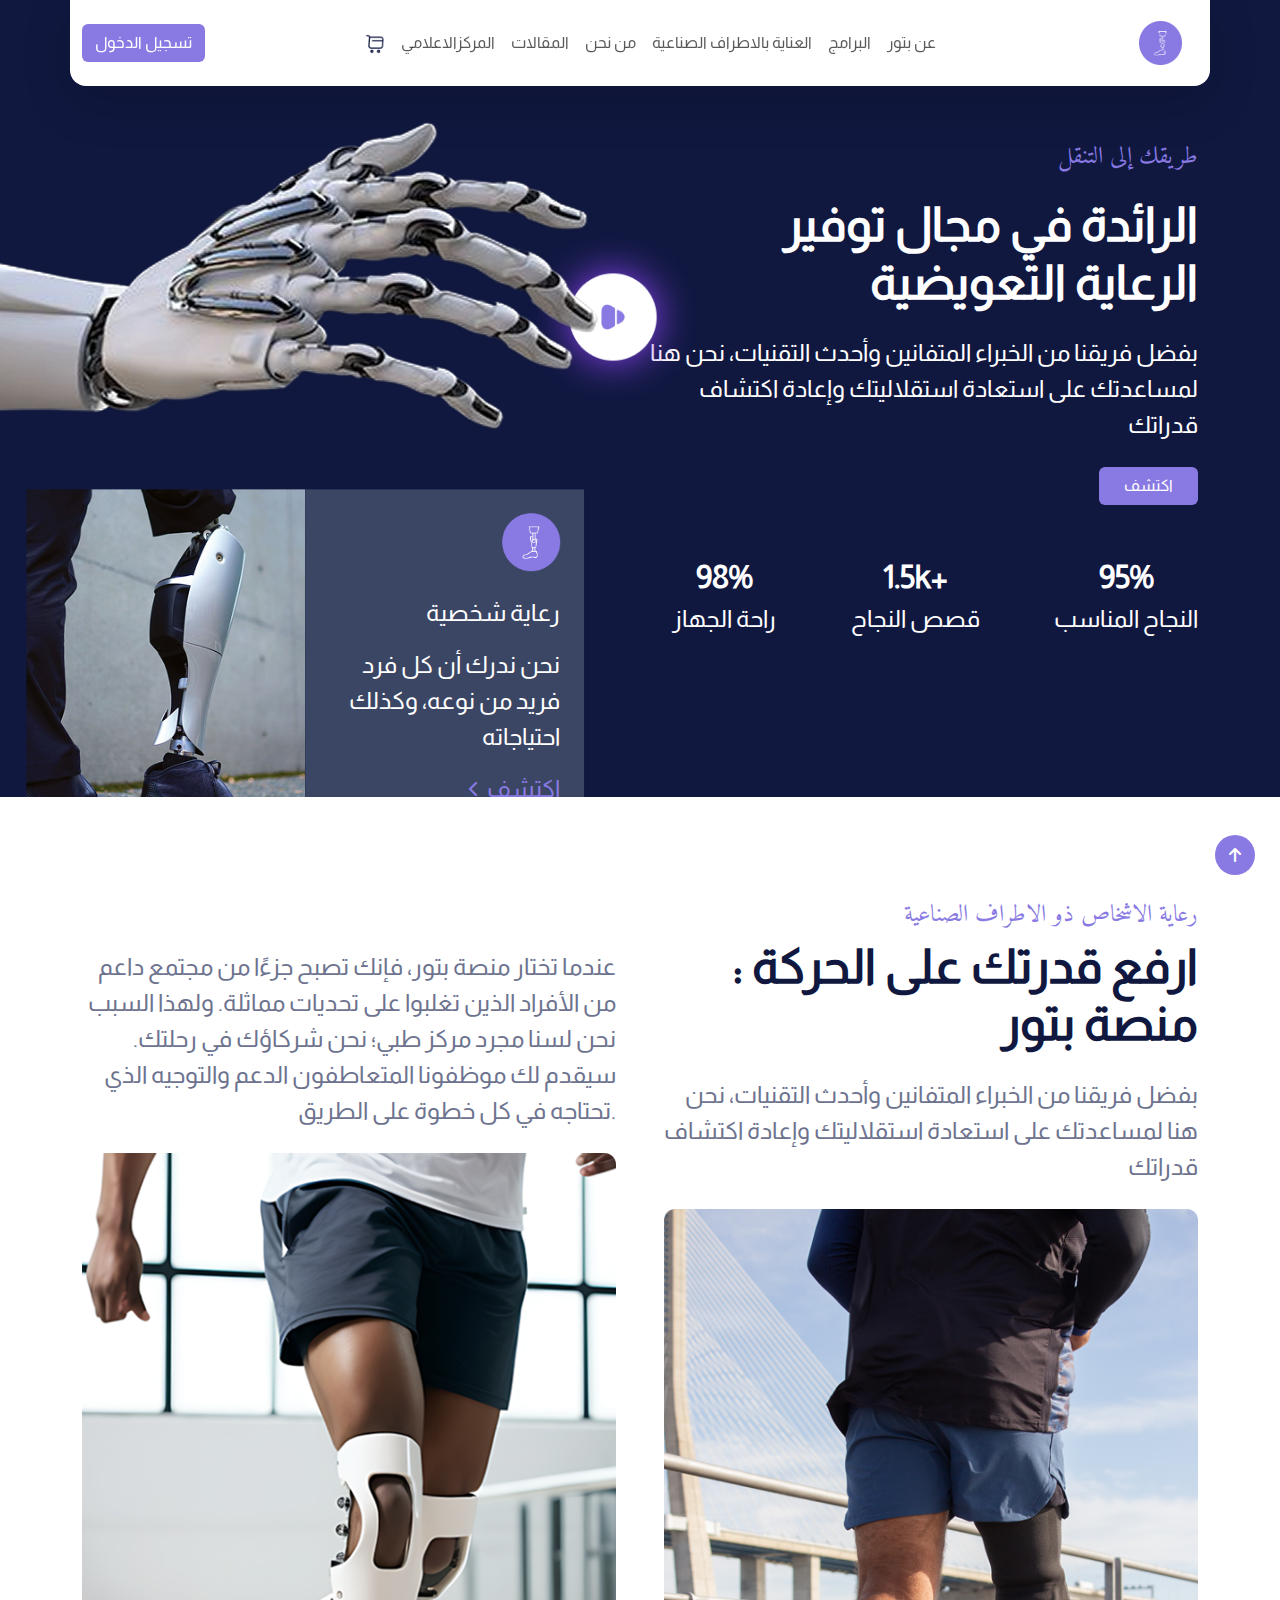
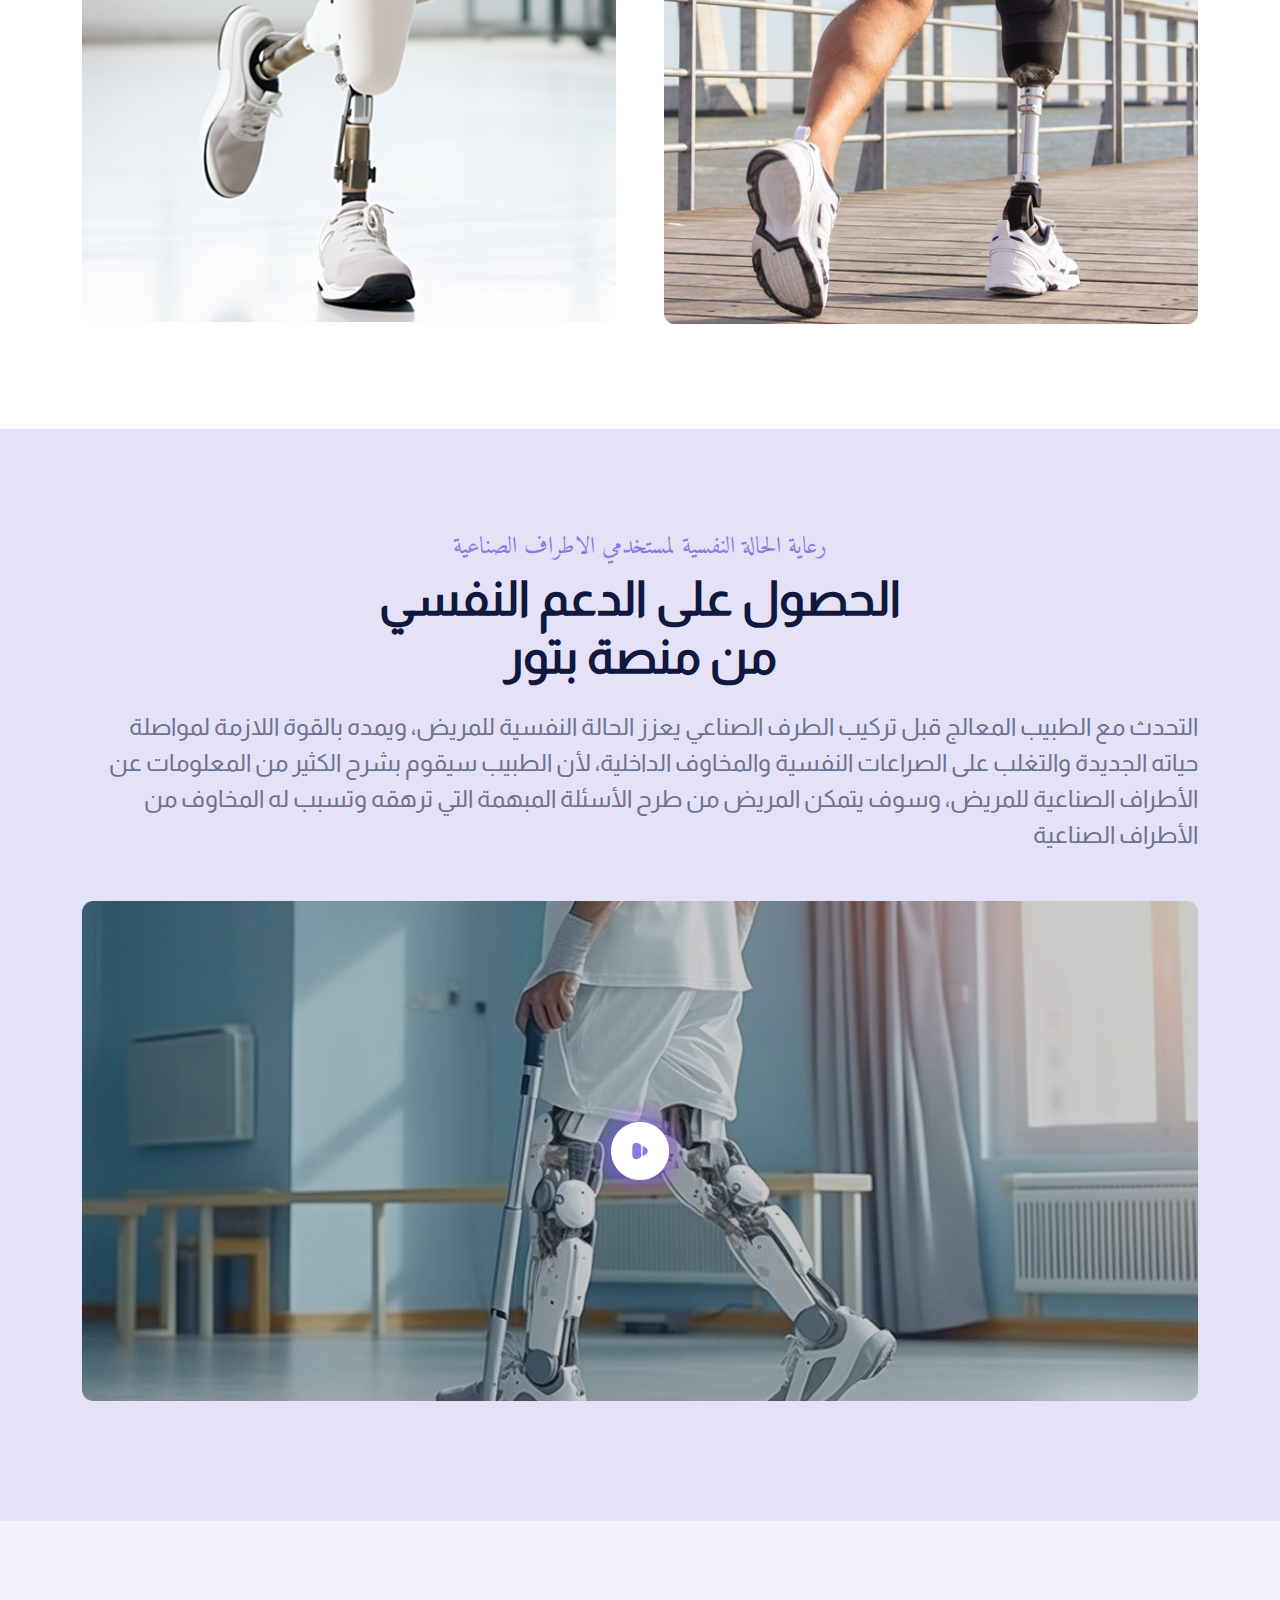
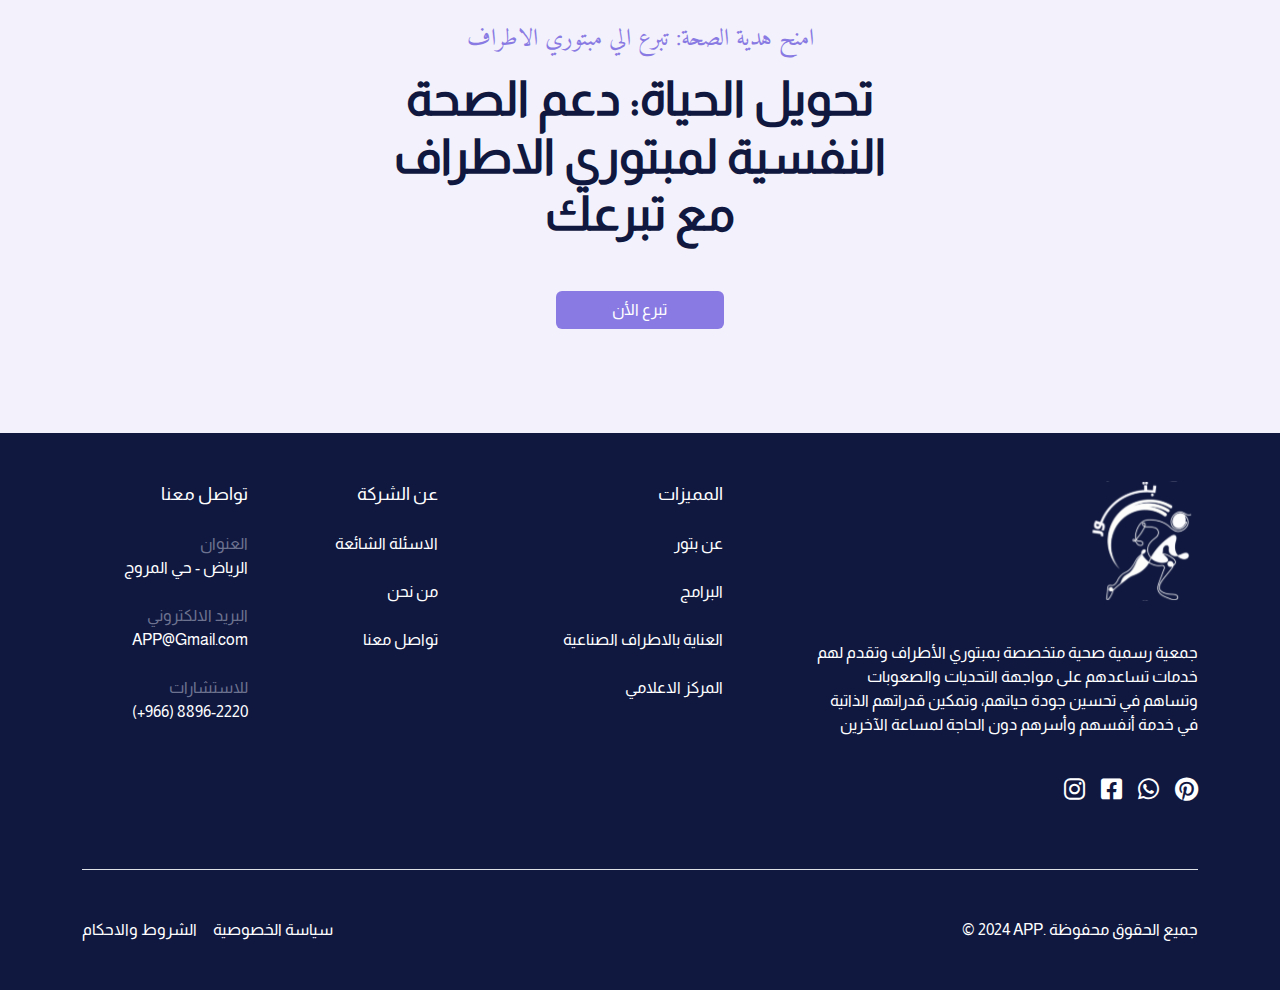
<file: index.html>
<!DOCTYPE html>
<html lang="ar">
  <head>
    <meta charset="UTF-8" />
    <meta name="viewport" content="width=device-width, initial-scale=1.0" />
    <title>بتور | العناية بالأطراف الاصطناعية</title>
    <link rel="icon" href="images/icon.png" />
    <link rel="stylesheet" href="css/all.min.css" />
    <link rel="stylesheet" href="css/bootstrap.min.css" />
    <link rel="stylesheet" href="css/style.css" />
  </head>

  <body data-bs-spy="scroll" data-bs-target="#navbar-example">
    <!-- Navigation Bar -->
    <nav
      class="navbar py-3 shadow-lg navbar-expand-lg rounded-bottom-4 container fixed-top mx-auto bg-white text-mainColor"
    >
      <div
        class="container d-flex justify-content-between align-items-center"
        id="navbar-example"
      >
        <!-- bars icon -->
        <button
          class="navbar-toggler border-0 d-lg-none"
          text-mainColor
          type="button"
          data-bs-toggle="collapse"
          data-bs-target="#navbarSupportedContent"
          aria-controls="navbarSupportedContent"
          aria-expanded="false"
          aria-label="Toggle navigation"
        >
          <i class="fa-solid fa-bars fs-4 text-mainColor"></i>
        </button>

        <!-- logo -->
        <a class="navbar-brand text-end order-lg-3" href="page2.html"
          ><img src="images/icon.png" alt="logo" class="w-50"
        /></a>

        <div
          class="collapse navbar-collapse d-lg-flex justify-content-between align-items-center"
          id="navbarSupportedContent"
        >
          <!-- links -->
          <ul
            class="navbar-nav mx-auto flex-lg-row-reverse align-items-start align-items-lg-center flex-column order-lg-2"
          >
            <li class="nav-item">
              <a class="nav-link" aria-current="page" href="page2.html"
                >عن بتور</a
              >
            </li>
            <li class="nav-item">
              <a class="nav-link" aria-current="page" href="page2.html">
                البرامج</a
              >
            </li>
            <li class="nav-item">
              <a class="nav-link" aria-current="page" href="page2.html"
                >العناية بالاطراف الصناعية</a
              >
            </li>
            <li class="nav-item">
              <a class="nav-link" aria-current="page" href="page2.html"
                >من نحن</a
              >
            </li>
            <li class="nav-item">
              <a class="nav-link" aria-current="page" href="page2.html"
                >المقالات</a
              >
            </li>
            <li class="nav-item">
              <a class="nav-link" aria-current="page" href="page2.html"
                >المركزالاعلامي</a
              >
            </li>
            <li class="nav-item">
              <a class="nav-link" aria-current="page" href="page2.html"
                ><img
                  src="images/shopping-cart.png"
                  alt="cart"
                  class="cart-icon"
              /></a>
            </li>
          </ul>
          <!-- login button -->
          <button
            type="button"
            id="login-btn"
            class="btn button-color order-lg-1"
          >
            تسجيل الدخول
          </button>
        </div>
      </div>
    </nav>

    <!-- Hero -->
    <header
      id="home"
      class="d-flex justify-content-center align-items-center bg-mainColor overflow-hidden"
    >
      <div
        class="container d-flex flex-column flex-lg-row justify-content-center justify-content-lg-between align-items-center position-relative text-center text-lg-end pt-3"
      >
        <!-- play icon - hidden on mobile/tablet -->
        <img
          src="images/play.png"
          alt="header"
          class="play-hero d-none d-lg-block"
        />

        <!-- Large image section - hidden on mobile/tablet -->
        <div class="col-12 col-lg-6 pt-0 pt-lg-5 order-lg-1 order-2">
          <img
            src="images/hero-2.png"
            alt="header"
            class="hero-image d-none d-lg-block"
          />
          <div
            class="d-flex overflow-hidden hero-image-2 justify-content-center justify-content-lg-start"
          >
            <figure class="w-50 overflow-hidden m-0 d-none d-lg-block">
              <img
                src="/images//hero-1.png"
                alt="hero image"
                class="object-fit-cover w-100 d-none d-lg-block"
              />
            </figure>
            <div
              class="bg-hero-section-color flex-grow-1 p-4 mx-auto d-flex flex-column align-items-center align-items-lg-end text-center text-lg-end w-50"
            >
              <img src="images/icon.png" alt="logo" class="w-25 mb-4" />
              <p class="text-white fs-24">رعاية شخصية</p>
              <p class="text-white fs-24">
                نحن ندرك أن كل فرد فريد من نوعه، وكذلك احتياجاته
              </p>

              <div
                id="discover-btn"
                class="d-flex align-items-center justify-content-center justify-content-lg-end gap-2 pointer"
              >
                <i class="fa-solid fa-chevron-left text-main-heading-color"></i>
                <p class="text-main-heading-color fs-24 my-0">اكتشف</p>
              </div>
            </div>
          </div>
        </div>

        <!-- Main content - visible on all screens -->
        <div
          class="col-12 col-lg-6 pt-5 pt-lg-0 mt-lg-0 mt-5 order-lg-2 order-1"
        >
          <h2>طريقك إلى التنقل</h2>
          <h3 class="my-4 text-white">
            الرائدة في مجال توفير
            <span class="d-block">الرعاية التعويضية</span>
          </h3>
          <p class="text-white mb-4 fs-24">
            بفضل فريقنا من الخبراء المتفانين وأحدث التقنيات، نحن هنا لمساعدتك
            على استعادة استقلاليتك وإعادة اكتشاف قدراتك
          </p>
          <button type="button" class="btn button-color px-4">اكتشف</button>
          <ul
            class="d-flex justify-content-center justify-content-lg-between align-items-center mt-5 gap-md-4 gap-3 gap-lg-0"
          >
            <li>
              <p class="mb-0 text-white fs-2 fw-bold text-center">98%</p>
              <p class="text-white fs-24 text-center">راحة الجهاز</p>
            </li>
            <li>
              <p class="mb-0 text-white fs-2 fw-bold text-center">1.5k+</p>
              <p class="text-white fs-24 text-center">قصص النجاح</p>
            </li>
            <li>
              <p class="mb-0 text-white fs-2 fw-bold text-center">95%</p>
              <p class="text-white fs-24 text-center">النجاح المناسب</p>
            </li>
          </ul>
        </div>
      </div>
    </header>

    <!-- section 1 -->
    <section id="section1" class="section-padding">
      <div class="container py-4">
        <h2>رعاية الاشخاص ذو الاطراف الصناعية</h2>
        <div
          class="d-lg-flex flex-row-reverse justify-content-between align-items-center gap-5"
        >
          <div class="w-100 mb-3 mb-lg-0">
            <h3 class="mb-4">
              : ارفع قدرتك على الحركة<span class="d-block">منصة بتور</span>
            </h3>
            <p class="ms-auto text-font-color fs-24 mb-4">
              بفضل فريقنا من الخبراء المتفانين وأحدث التقنيات، نحن هنا لمساعدتك
              على استعادة استقلاليتك وإعادة اكتشاف قدراتك
            </p>
            <img src="images/section-1-1.png" alt="section2" class="w-100" />
          </div>
          <div class="w-100 d-flex flex-column flex-column-reverse">
            <img src="images/section-1-2.png" alt="section1" class="w-100" />
            <p class="ms-auto text-font-color fs-24 mb-4 mt-2">
              عندما تختار منصة بتور، فإنك تصبح جزءًا من مجتمع داعم من الأفراد
              الذين تغلبوا على تحديات مماثلة. ولهذا السبب نحن لسنا مجرد مركز
              طبي؛ نحن شركاؤك في رحلتك. سيقدم لك موظفونا المتعاطفون الدعم
              والتوجيه الذي تحتاجه في كل خطوة على الطريق.
            </p>
          </div>
        </div>
      </div>
    </section>

    <!-- section 2 -->
    <section id="section2" class="section-padding bg-secondaryColor">
      <div class="container py-4">
        <h2 class="text-center">
          رعاية الحالة النفسية لمستخدمي الاطراف الصناعية
        </h2>
        <h3 class="text-center mb-4">
          الحصول على الدعم النفسي <span class="d-block"> من منصة بتور</span>
        </h3>
        <p class="fs-24 mb-5">
          التحدث مع الطبيب المعالج قبل تركيب الطرف الصناعي يعزز الحالة النفسية
          للمريض، ويمده بالقوة اللازمة لمواصلة حياته الجديدة والتغلب على
          الصراعات النفسية والمخاوف الداخلية، لأن الطبيب سيقوم بشرح الكثير من
          المعلومات عن الأطراف الصناعية للمريض، وسوف يتمكن المريض من طرح
          الأسئلة المبهمة التي ترهقه وتسبب له المخاوف من الأطراف الصناعية
        </p>
        <figure class="position-relative">
          <img src="images/section-2-1.png" alt="section2" class="w-100" />
          <img
            src="images/play.png"
            alt="section2"
            class="play position-absolute top-50 start-50 translate-middle"
          />
        </figure>
      </div>
    </section>

    <!-- section 3 -->
    <section id="section3" class="section-padding bg-tertiaryColor">
      <div class="container text-center py-4">
        <h2>امنح هدية الصحة: ​​تبرع الي مبتوري الاطراف</h2>
        <h3 class="w-50 mx-auto mt-3 mb-5">
          تحويل الحياة: دعم الصحة النفسية لمبتوري الاطراف مع تبرعك
        </h3>
        <button type="button" class="btn button-color w-15">تبرع الأن</button>
      </div>
    </section>

    <!-- Footer -->
    <footer id="footer" class="bg-mainColor text-white">
      <div class="container">
        <div class="row justify-content-between py-5">
          <div
            class="col-12 col-md-5 col-lg-2 mb-2 mb-lg-0 order-4 order-lg-1 order-md-1"
          >
            <ul>
              <li class="mb-4 fs-18">تواصل معنا</li>
              <li class="mb-4">
                <p class="mb-0 fs-12">العنوان</p>
                <p class="text-white">الرياض - حي المروج</p>
              </li>
              <li class="mb-4">
                <p class="mb-0 fs-12">البريد الالكتروني</p>
                <a href="mailto:APP@Gmail.com" class="text-white"
                  >APP@Gmail.com</a
                >
              </li>
              <li>
                <p class="mb-0 fs-12">للاستشارات</p>
                <p class="text-white">(+966) 8896-2220</p>
              </li>
            </ul>
          </div>
          <div
            class="col-12 col-md-5 col-lg-2 mb-2 mb-lg-0 order-3 order-lg-2 order-md-2"
          >
            <ul>
              <li class="mb-4 fs-18">عن الشركة</li>
              <li class="mb-4">
                <a href="page2.html" class="nav-link">الاسئلة الشائعة</a>
              </li>
              <li class="mb-4">
                <a href="page2.html" class="nav-link">من نحن</a>
              </li>
              <li>
                <a href="page2.html" class="nav-link">تواصل معنا</a>
              </li>
            </ul>
          </div>
          <div
            class="col-12 col-md-5 col-lg-3 mb-2 mb-lg-0 order-2 order-lg-3 order-md-3"
          >
            <ul>
              <li class="mb-4 fs-18">المميزات</li>
              <li class="mb-4">
                <a href="page2.html" class="nav-link">عن بتور</a>
              </li>
              <li class="mb-4">
                <a href="page2.html" class="nav-link">البرامج</a>
              </li>
              <li class="mb-4">
                <a href="page2.html" class="nav-link"
                  >العناية بالاطراف الصناعية</a
                >
              </li>
              <li class="pointer">
                <a href="page2.html" class="nav-link">المركز الاعلامي</a>
              </li>
            </ul>
          </div>
          <div class="col-12 col-md-5 col-lg-5 order-1 order-lg-4 order-md-1">
            <img
              src="images/image 17.svg"
              alt="footer"
              class="img-fluid mb-3"
            />
            <p class="text-white py-4 w-85 ms-auto">
              جمعية رسمية صحية متخصصة بمبتوري الأطراف وتقدم لهم خدمات تساعدهم
              على مواجهة التحديات والصعوبات وتساهم في تحسين جودة حياتهم، وتمكين
              قدراتهم الذاتية في خدمة أنفسهم وأسرهم دون الحاجة لمساعة الآخرين
            </p>
            <ul
              class="d-flex gap-3 justify-content-start justify-content-md-end align-items-center"
            >
              <li>
                <a href="https://www.instagram.com/" target="_blank">
                  <i class="fa-brands fa-instagram fs-4"></i>
                </a>
              </li>
              <li>
                <a href="https://www.facebook.com/" target="_blank">
                  <i class="fa-brands fa-square-facebook fs-4"></i>
                </a>
              </li>
              <li>
                <a href="https://wa.me/" target="_blank">
                  <i class="fa-brands fa-whatsapp fs-4"></i>
                </a>
              </li>
              <li>
                <a href="https://www.pinterest.com/" target="_blank">
                  <i class="fa-brands fa-pinterest fs-4"></i>
                </a>
              </li>
            </ul>
          </div>
        </div>
        <!-- terms and conditions -->
        <div
          class="d-flex flex-column flex-md-row justify-content-between align-items-center border-top py-5"
        >
          <div class="d-flex gap-3 mb-3 mb-md-0">
            <a href="page2.html" class="nav-link">الشروط والاحكام</a>
            <a href="page2.html" class="nav-link">سياسة الخصوصية</a>
          </div>
          <p class="text-white mb-0">© 2024 APP. جميع الحقوق محفوظة</p>
        </div>
      </div>
    </footer>

    <!-- Fixed Icon -->
    <a
      href="#home"
      class="arrow text-decoration-none bg-button-color position-fixed rounded-circle d-flex justify-content-center align-items-center"
      ><i class="fa-solid fa-arrow-up"></i>
    </a>

    <script src="js/bootstrap.bundle.min.js"></script>
  </body>
</html>
</file>
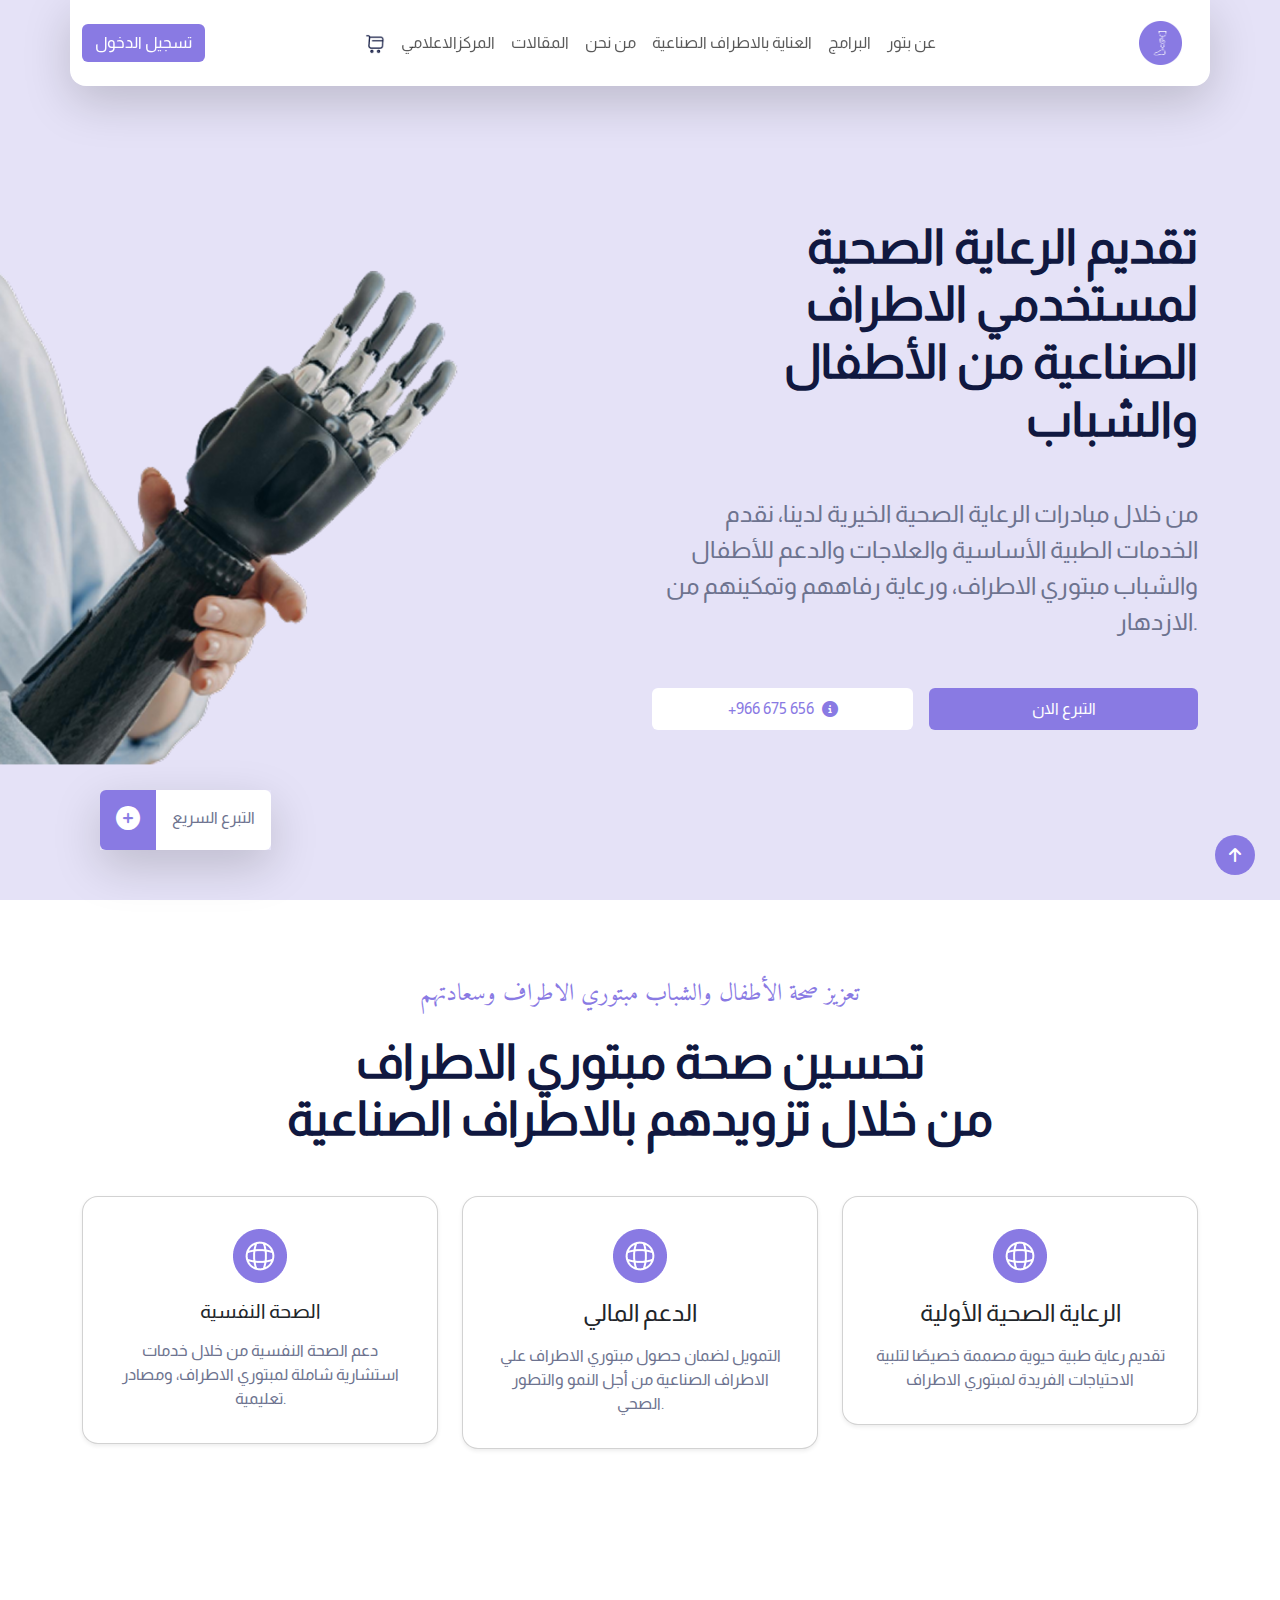
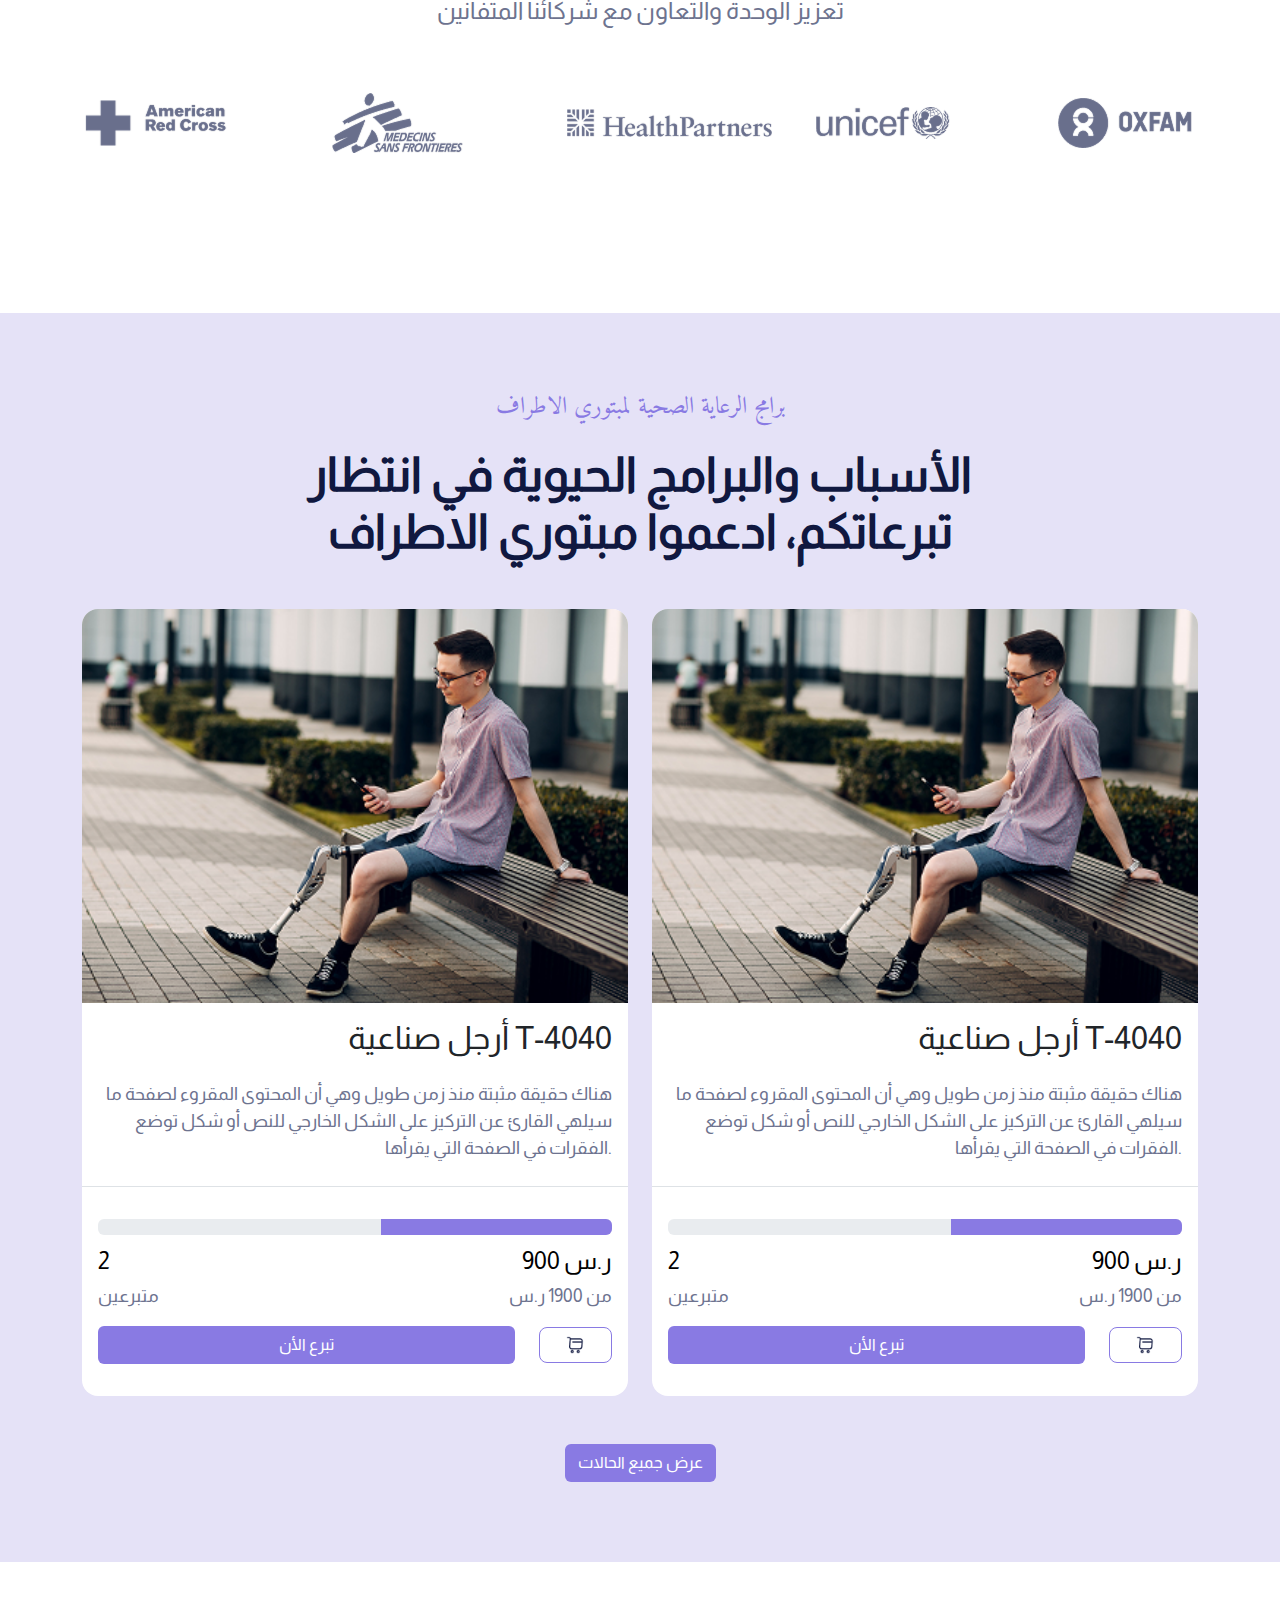
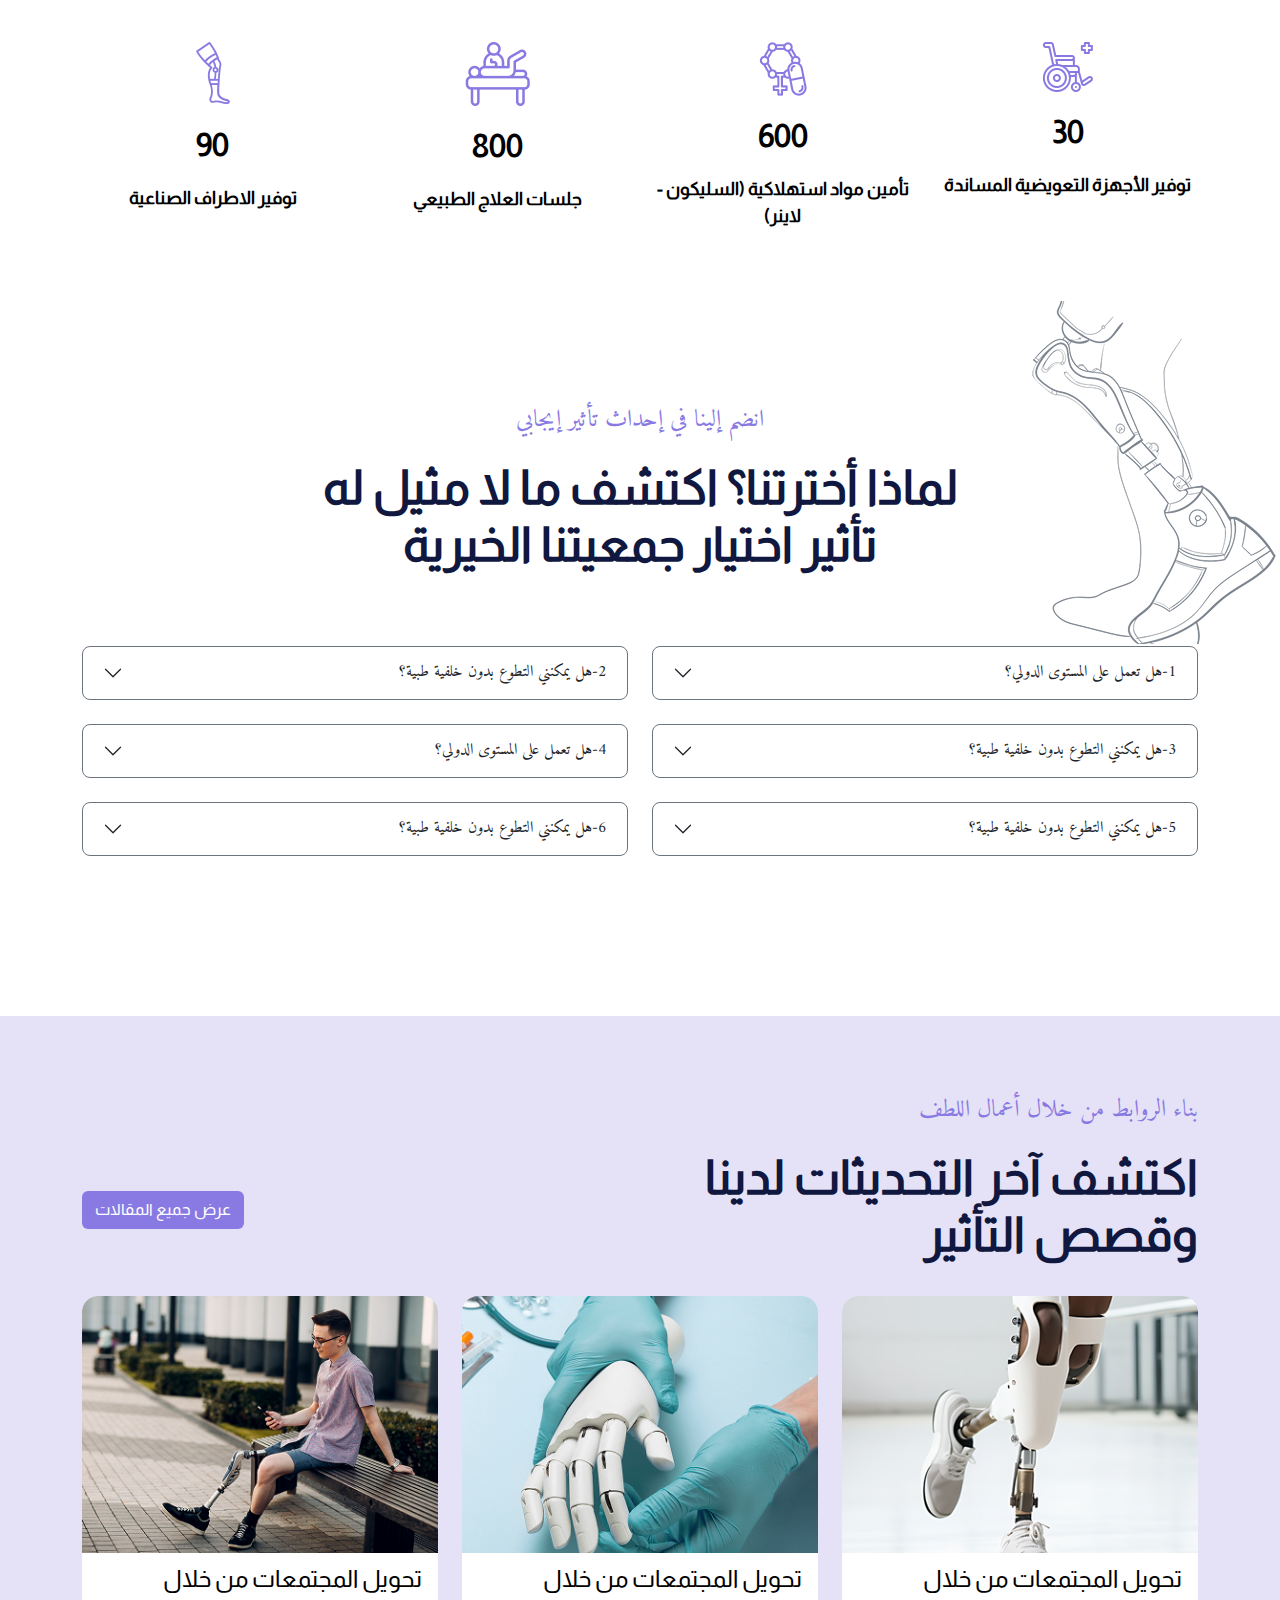
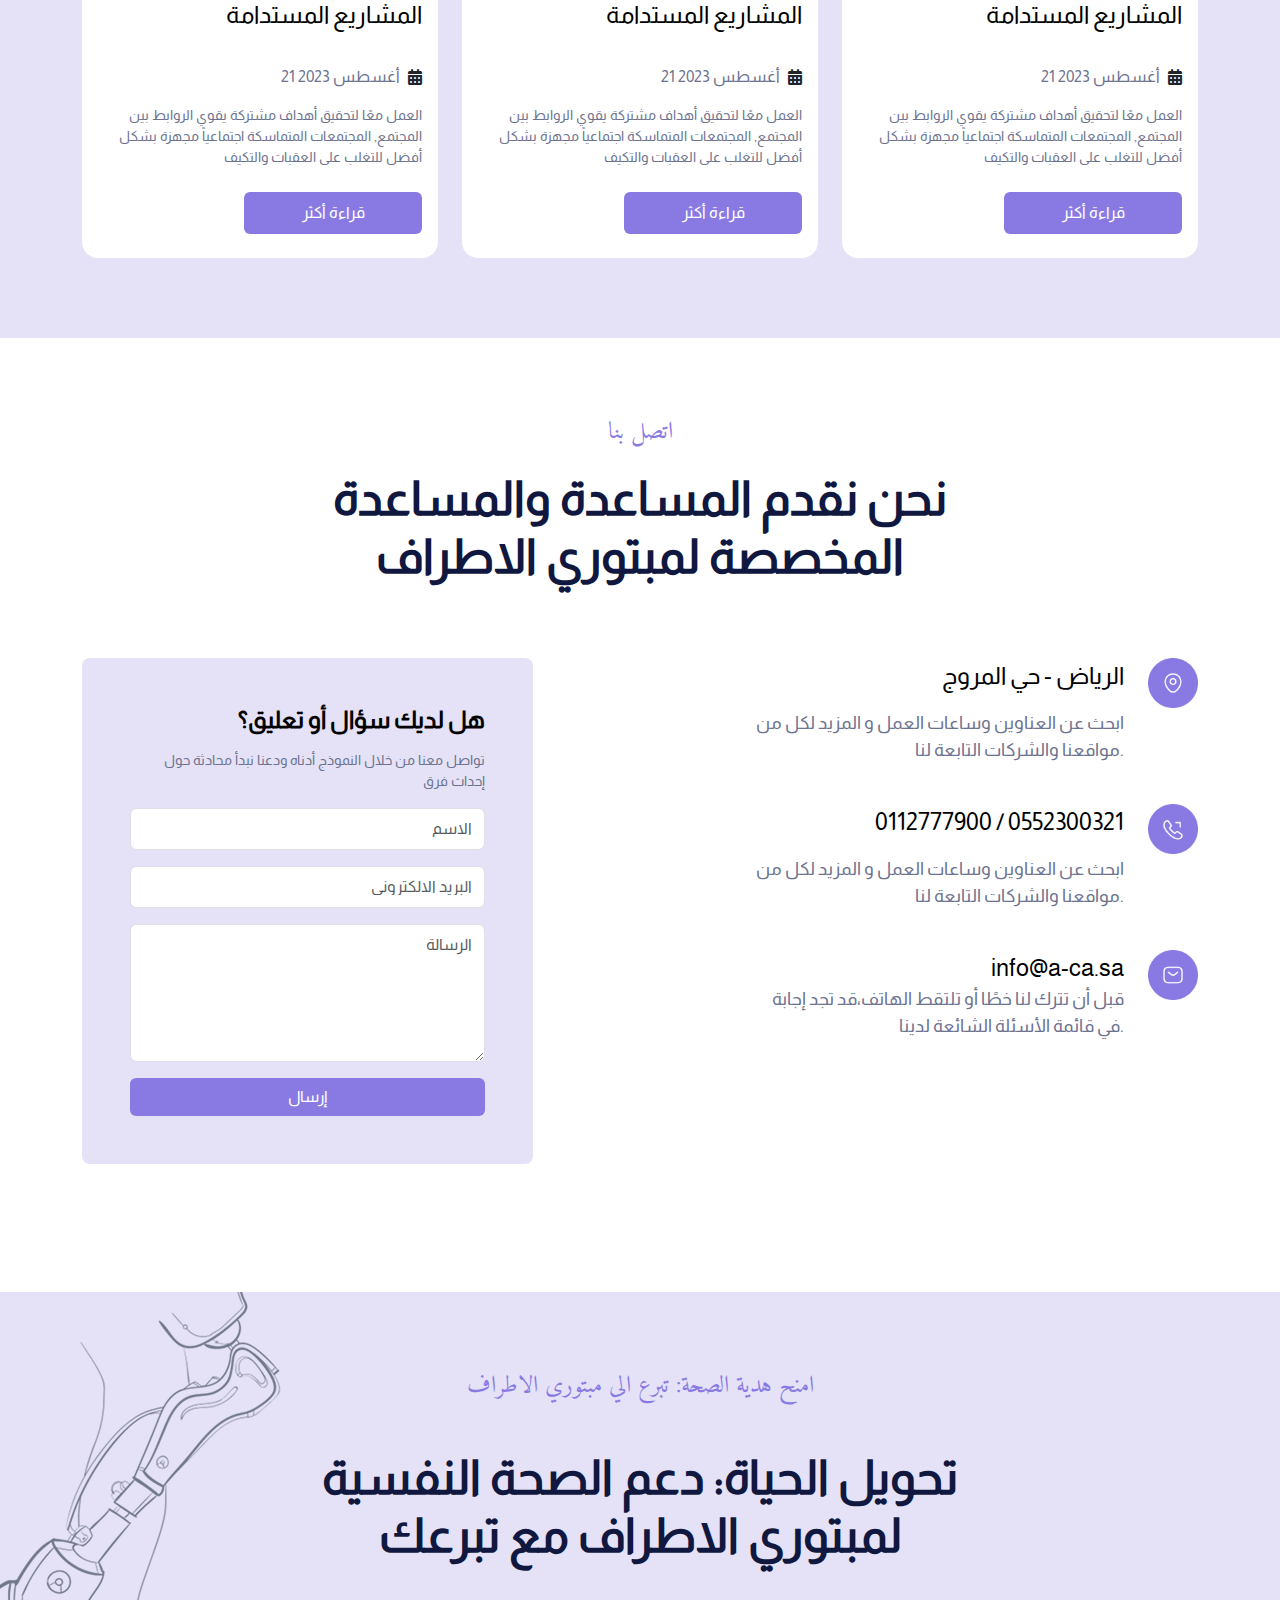
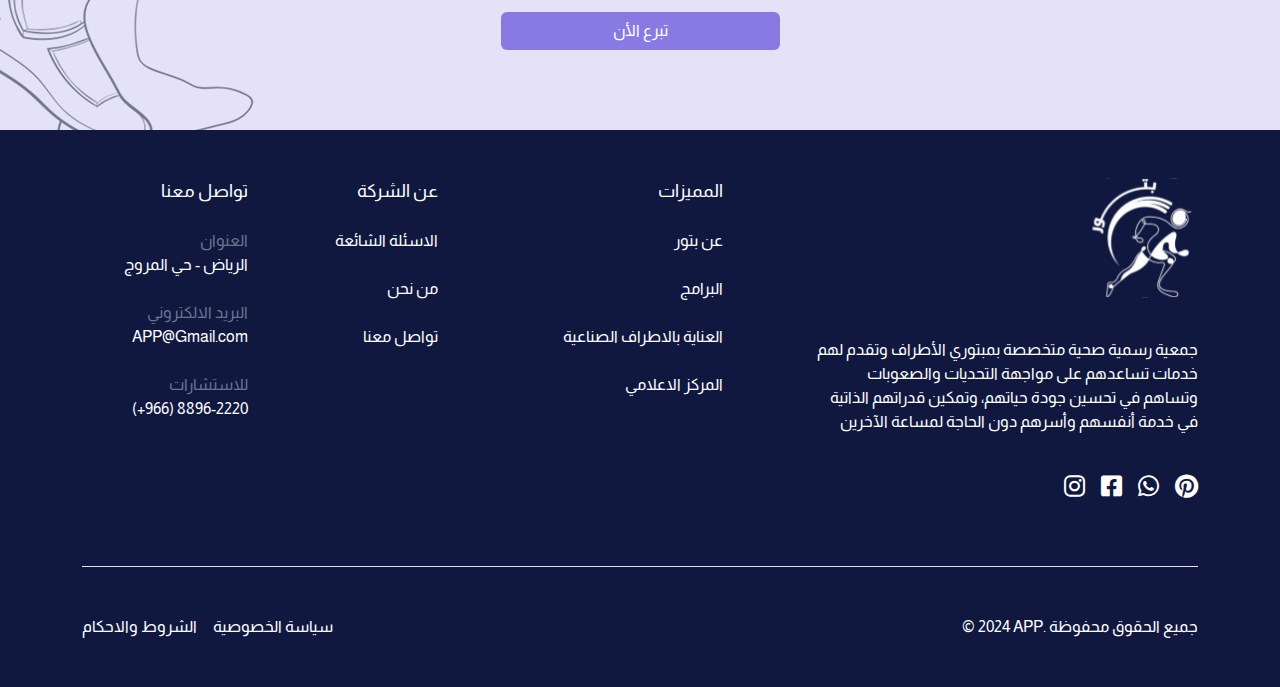
<file: page2.html>
<!DOCTYPE html>
<html lang="ar">
  <head>
    <meta charset="UTF-8" />
    <meta name="viewport" content="width=device-width, initial-scale=1.0" />
    <title>بتور | العناية بالأطراف الاصطناعية</title>
    <link rel="icon" href="images/icon.png" />
    <link rel="stylesheet" href="css/all.min.css" />
    <link rel="stylesheet" href="css/bootstrap.min.css" />
    <link rel="stylesheet" href="css/style.css" />
  </head>

  <body data-bs-spy="scroll" data-bs-target="#navbar-example">
    <!-- Navigation Bar -->
    <nav
      class="navbar shadow-lg py-3 navbar-expand-lg rounded-bottom-4 container fixed-top mx-auto bg-white text-mainColor"
    >
      <div
        class="container d-flex justify-content-between align-items-center"
        id="navbar-example"
      >
        <!-- bars icon -->
        <button
          class="navbar-toggler border-0 d-lg-none"
          text-mainColor
          type="button"
          data-bs-toggle="collapse"
          data-bs-target="#navbarSupportedContent"
          aria-controls="navbarSupportedContent"
          aria-expanded="false"
          aria-label="Toggle navigation"
        >
          <i class="fa-solid fa-bars fs-4 text-mainColor"></i>
        </button>

        <!-- logo -->
        <a class="navbar-brand text-end order-lg-3" href="page2.html"
          ><img src="images/icon.png" alt="logo" class="w-50"
        /></a>

        <div
          class="collapse navbar-collapse d-lg-flex justify-content-between align-items-center"
          id="navbarSupportedContent"
        >
          <!-- links -->
          <ul
            class="navbar-nav mx-auto flex-lg-row-reverse align-items-start align-items-lg-center flex-column order-lg-2"
          >
            <li class="nav-item">
              <a class="nav-link" aria-current="page" href="index.html"
                >عن بتور</a
              >
            </li>
            <li class="nav-item">
              <a class="nav-link" aria-current="page" href="index.html">
                البرامج</a
              >
            </li>
            <li class="nav-item">
              <a class="nav-link" aria-current="page" href="index.html"
                >العناية بالاطراف الصناعية</a
              >
            </li>
            <li class="nav-item">
              <a class="nav-link" aria-current="page" href="index.html"
                >من نحن</a
              >
            </li>
            <li class="nav-item">
              <a class="nav-link" aria-current="page" href="index.html"
                >المقالات</a
              >
            </li>
            <li class="nav-item">
              <a class="nav-link" aria-current="page" href="index.html"
                >المركزالاعلامي</a
              >
            </li>
            <li class="nav-item">
              <a class="nav-link" aria-current="page" href="index.html"
                ><img
                  src="images/shopping-cart.png"
                  alt="cart"
                  class="cart-icon"
              /></a>
            </li>
          </ul>
          <!-- login button -->
          <button
            type="button"
            id="login-btn"
            class="btn button-color order-lg-1"
          >
            تسجيل الدخول
          </button>
        </div>
      </div>
    </nav>

    <!-- Hero -->
    <header
      id="home"
      class="d-flex justify-content-center align-items-center bg-secondaryColor vh-100 overflow-hidden"
    >
      <div class="container pt-5 position-relative">
        <div class="row align-items-center">
          <div class="col-12 col-lg-6 d-none d-lg-block">
            <img
              src="images/hero-page-2.png"
              alt="hero"
              class="hero-image-3 w-100"
            />
          </div>

          <div class="col-12 col-lg-6 text-center text-lg-end">
            <h3 class="mb-4">
              تقديم الرعاية الصحية لمستخدمي الاطراف الصناعية من الأطفال والشباب
            </h3>
            <p class="fs-24 my-4 my-lg-5">
              من خلال مبادرات الرعاية الصحية الخيرية لدينا، نقدم الخدمات الطبية
              الأساسية والعلاجات والدعم للأطفال والشباب مبتوري الاطراف، ورعاية
              رفاههم وتمكينهم من الازدهار.
            </p>
            <div
              class="d-flex flex-column flex-sm-row gap-3 justify-content-center justify-content-lg-end"
            >
              <button
                class="border-0 rounded-2 justify-content-center bg-white text-main-heading-color py-2 d-flex align-items-center gap-2 w-100 w-sm-25"
              >
                +966 675 656 <i class="fa-solid fa-circle-info"></i>
              </button>
              <button class="btn button-color w-100 w-sm-25 py-2">
                التبرع الان
              </button>
            </div>
          </div>
        </div>
      </div>
    </header>

    <!-- section 1 -->
    <section id="section-1" class="section-padding overflow-hidden">
      <div class="container">
        <h2 class="text-center">
          تعزيز صحة الأطفال والشباب مبتوري الاطراف وسعادتهم
        </h2>
        <h3 class="mt-4 mb-5 text-center">
          تحسين صحة مبتوري الاطراف
          <span class="d-block">من خلال تزويدهم بالاطراف الصناعية</span>
        </h3>
        <div class="row g-4 mb-5">
          <div class="col-md-4">
            <div class="card rounded-4 shadow-sm p-3">
              <div class="card-body text-center">
                <img src="images/earth.png" alt="earth" />
                <h5 class="card-title fs-5 my-3 fw-medium">الصحة النفسية</h5>
                <p class="card-text">
                  دعم الصحة النفسية من خلال خدمات استشارية شاملة لمبتوري
                  الاطراف، ومصادر تعليمية.
                </p>
              </div>
            </div>
          </div>
          <div class="col-md-4">
            <div class="card rounded-4 shadow-sm p-3">
              <div class="card-body text-center">
                <img src="images/earth.png" alt="earth" />
                <h5 class="card-title fs-4 my-3 fw-medium">الدعم المالي</h5>
                <p class="card-text">
                  التمويل لضمان حصول مبتوري الاطراف علي الاطراف الصناعية من أجل
                  النمو والتطور الصحي.
                </p>
              </div>
            </div>
          </div>
          <div class="col-md-4">
            <div class="card rounded-4 shadow-sm p-3">
              <div class="card-body text-center">
                <img src="images/earth.png" alt="earth" />
                <h5 class="card-title fs-4 my-3 fw-medium">
                  الرعاية الصحية الأولية
                </h5>
                <p class="card-text">
                  تقديم رعاية طبية حيوية مصممة خصيصًا لتلبية الاحتياجات الفريدة
                  لمبتوري الاطراف
                </p>
              </div>
            </div>
          </div>
        </div>
        <div class="py-5 text-center">
          <p class="fs-24 py-5 text-center">
            تعزيز الوحدة والتعاون مع شركائنا المتفانين
          </p>
          <figure
            class="row justify-content-center justify-content-lg-between align-items-center g-5"
          >
            <figure class="col-lg-2 col-6">
              <img src="images/logo-5.png" alt="logo" />
            </figure>
            <figure class="col-lg-2 col-sm-6">
              <img src="images/logo-4.png" alt="logo" />
            </figure>
            <figure class="col-lg-2 col-sm-6">
              <img src="images/logo-3.png" alt="logo" />
            </figure>
            <figure class="col-lg-2 col-sm-6">
              <img src="images/logo-2.png" alt="logo" />
            </figure>
            <figure class="col-lg-2 col-sm-6">
              <img src="images/logo-1.png" alt="logo" />
            </figure>
          </figure>
        </div>
      </div>
    </section>

    <!-- section 2 -->
    <section
      id="section-2"
      class="section-padding bg-secondaryColor overflow-hidden"
    >
      <div class="container">
        <h2 class="text-center">برامج الرعاية الصحية لمبتوري الاطراف</h2>
        <h3 class="mt-4 mb-5 text-center">
          الأسباب والبرامج الحيوية في انتظار
          <span class="d-block">تبرعاتكم، ادعموا مبتوري الاطراف</span>
        </h3>
        <div class="row g-4">
          <div class="col-md-6">
            <div class="bg-white rounded-4 overflow-hidden">
              <img src="images/section-6-1.png" alt="image" class="w-100" />
              <h4 class="fs-32 p-3">أرجل صناعية T-4040</h4>
              <p class="border-bottom fs-18 pb-4 px-3">
                هناك حقيقة مثبتة منذ زمن طويل وهي أن المحتوى المقروء لصفحة ما
                سيلهي القارئ عن التركيز على الشكل الخارجي للنص أو شكل توضع
                الفقرات في الصفحة التي يقرأها.
              </p>

              <!-- progree bar -->
              <div class="p-3">
                <div
                  class="progress"
                  role="progressbar"
                  aria-label="Basic example"
                  aria-valuenow="50"
                  aria-valuemin="0"
                  aria-valuemax="100"
                >
                  <div
                    class="progress-bar bg-main-heading-color ms-auto"
                    style="width: 45%"
                  ></div>
                </div>
                <div
                  class="d-flex justify-content-between align-items-center mt-2"
                >
                  <div>
                    <p class="fs-24 mb-1 text-start text-black">2</p>
                    <p class="fs-18 mb-0">متبرعين</p>
                  </div>
                  <div>
                    <p class="fs-24 mb-1 text-black">ر.س <span>900</span></p>
                    <p class="fs-18 mb-0">من 1900 ر.س</p>
                  </div>
                </div>

                <div
                  class="d-flex justify-content-between align-items-center py-3 gap-4"
                >
                  <button class="btn button-color w-85">تبرع الأن</button>

                  <figure
                    class="w-15 mb-0 pointer bg-white rounded-3 py-2 border-main d-flex justify-content-center align-items-center"
                  >
                    <img
                      src="images/shopping-cart.png"
                      alt="cart"
                      class="w-25"
                    />
                  </figure>
                </div>
              </div>
            </div>
          </div>
          <div class="col-md-6">
            <div class="bg-white rounded-4 overflow-hidden">
              <img src="images/section-6-1.png" alt="image" class="w-100" />
              <h4 class="fs-32 p-3">أرجل صناعية T-4040</h4>
              <p class="border-bottom fs-18 pb-4 px-3">
                هناك حقيقة مثبتة منذ زمن طويل وهي أن المحتوى المقروء لصفحة ما
                سيلهي القارئ عن التركيز على الشكل الخارجي للنص أو شكل توضع
                الفقرات في الصفحة التي يقرأها.
              </p>

              <!-- progree bar -->
              <div class="p-3">
                <div
                  class="progress"
                  role="progressbar"
                  aria-label="Basic example"
                  aria-valuenow="50"
                  aria-valuemin="0"
                  aria-valuemax="100"
                >
                  <div
                    class="progress-bar bg-main-heading-color ms-auto"
                    style="width: 45%"
                  ></div>
                </div>
                <div
                  class="d-flex justify-content-between align-items-center mt-2"
                >
                  <div>
                    <p class="fs-24 mb-1 text-start text-black">2</p>
                    <p class="fs-18 mb-0">متبرعين</p>
                  </div>
                  <div>
                    <p class="fs-24 mb-1 text-black">ر.س <span>900</span></p>
                    <p class="fs-18 mb-0">من 1900 ر.س</p>
                  </div>
                </div>

                <div
                  class="d-flex justify-content-between align-items-center py-3 gap-4"
                >
                  <button class="btn button-color w-85">تبرع الأن</button>

                  <figure
                    class="w-15 mb-0 pointer bg-white rounded-3 py-2 border-main d-flex justify-content-center align-items-center"
                  >
                    <img
                      src="images/shopping-cart.png"
                      alt="cart"
                      class="w-25"
                    />
                  </figure>
                </div>
              </div>
            </div>
          </div>
        </div>
        <button class="btn button-color mx-auto mt-5 d-block">
          عرض جميع الحالات
        </button>
      </div>
    </section>

    <!-- section 3 -->
    <section id="section-3" class="section-padding overflow-hidden">
      <div class="container">
        <div class="row g-4">
          <div class="col-lg-3 col-sm-6 text-center">
            <img src="images/icon-4.png" alt="icon" />
            <p class="fs-32 text-black my-3 fw-bold">90</p>
            <p class="fs-18 text-black my-0 fw-bold">توفير الاطراف الصناعية</p>
          </div>
          <div class="col-lg-3 col-sm-6 text-center">
            <img src="images/icon-3.png" alt="icon" />
            <p class="fs-32 text-black my-3 fw-bold">800</p>
            <p class="fs-18 text-black my-0 fw-bold">جلسات العلاج الطبيعي</p>
          </div>
          <div class="col-lg-3 col-sm-6 text-center">
            <img src="images/icon-2.png " alt="icon" />
            <p class="fs-32 text-black my-3 fw-bold">600</p>
            <p class="fs-18 text-black my-0 fw-bold">
              تأمين مواد استهلاكية (السليكون - لاينر)
            </p>
          </div>
          <div class="col-lg-3 col-sm-6 text-center">
            <img src="images/icon-1.png" alt="icon" />
            <p class="fs-32 text-black my-3 fw-bold">30</p>
            <p class="fs-18 text-black my-0 fw-bold">
              توفير الأجهزة التعويضية المساندة
            </p>
          </div>
        </div>

        <!-- accordion section -->
        <div class="position-relative section-padding">
          <img src="images/right-leg.png" alt="image" class="left-leg" />
          <h2 class="text-center pt-5 mt-5">
            انضم إلينا في إحداث تأثير إيجابي
          </h2>
          <h3 class="text-center my-4">
            لماذا أخترتنا؟ اكتشف ما لا مثيل له
            <span class="d-block">تأثير اختيار جمعيتنا الخيرية</span>
          </h3>

          <div
            class="accordion accordion-flush row g-4 pt-5"
            id="accordionFlushExample"
          >
            <div class="accordion-item col-md-6 border-0">
              <h2 class="accordion-header">
                <button
                  class="accordion-button border-secondary flex-row-reverse collapsed bg-white rounded-3"
                  type="button"
                  data-bs-toggle="collapse"
                  data-bs-target="#flush-collapse-1"
                  aria-expanded="false"
                  aria-controls="flush-collapse-1"
                >
                  <span class="d-block">-2</span>
                  هل يمكنني التطوع بدون خلفية طبية؟
                </button>
              </h2>
              <div id="flush-collapse-1" class="accordion-collapse collapse">
                <div class="accordion-body">
                  يمكنك التبرع بشكل آمن من خلال موقعنا على الانترنت أو الاتصال
                  بنا للحصول على خيارات أخرى.
                </div>
              </div>
            </div>
            <div class="accordion-item col-md-6 border-0">
              <h2 class="accordion-header">
                <button
                  class="accordion-button border-secondary flex-row-reverse collapsed bg-white rounded-3"
                  type="button"
                  data-bs-toggle="collapse"
                  data-bs-target="#flush-collapse-2"
                  aria-expanded="false"
                  aria-controls="flush-collapse-2"
                >
                  <span class="d-block">-1</span>
                  هل تعمل على المستوى الدولي؟
                </button>
              </h2>
              <div id="flush-collapse-2" class="accordion-collapse collapse">
                <div class="accordion-body">
                  يمكنك التبرع بشكل آمن من خلال موقعنا على الانترنت أو الاتصال
                  بنا للحصول على خيارات أخرى.
                </div>
              </div>
            </div>
            <div class="accordion-item col-md-6 border-0">
              <h2 class="accordion-header">
                <button
                  class="accordion-button border-secondary flex-row-reverse collapsed bg-white rounded-3"
                  type="button"
                  data-bs-toggle="collapse"
                  data-bs-target="#flush-collapse-3"
                  aria-expanded="false"
                  aria-controls="flush-collapse-3"
                >
                  <span class="d-block">-4</span>
                  هل تعمل على المستوى الدولي؟
                </button>
              </h2>
              <div id="flush-collapse-3" class="accordion-collapse collapse">
                <div class="accordion-body">
                  يمكنك التبرع بشكل آمن من خلال موقعنا على الانترنت أو الاتصال
                  بنا للحصول على خيارات أخرى.
                </div>
              </div>
            </div>
            <div class="accordion-item col-md-6 border-0">
              <h2 class="accordion-header">
                <button
                  class="accordion-button border-secondary flex-row-reverse collapsed bg-white rounded-3"
                  type="button"
                  data-bs-toggle="collapse"
                  data-bs-target="#flush-collapse-4"
                  aria-expanded="false"
                  aria-controls="flush-collapse-4"
                >
                  <span class="d-block">-3</span>
                  هل يمكنني التطوع بدون خلفية طبية؟
                </button>
              </h2>
              <div id="flush-collapse-4" class="accordion-collapse collapse">
                <div class="accordion-body">
                  يمكنك التبرع بشكل آمن من خلال موقعنا على الانترنت أو الاتصال
                  بنا للحصول على خيارات أخرى.
                </div>
              </div>
            </div>
            <div class="accordion-item col-md-6 border-0">
              <h2 class="accordion-header">
                <button
                  class="accordion-button border-secondary flex-row-reverse collapsed bg-white rounded-3"
                  type="button"
                  data-bs-toggle="collapse"
                  data-bs-target="#flush-collapse-5"
                  aria-expanded="false"
                  aria-controls="flush-collapse-5"
                >
                  <span class="d-block">-6</span>
                  هل يمكنني التطوع بدون خلفية طبية؟
                </button>
              </h2>
              <div id="flush-collapse-5" class="accordion-collapse collapse">
                <div class="accordion-body">
                  يمكنك التبرع بشكل آمن من خلال موقعنا على الانترنت أو الاتصال
                  بنا للحصول على خيارات أخرى.
                </div>
              </div>
            </div>
            <div class="accordion-item col-md-6 border-0">
              <h2 class="accordion-header">
                <button
                  class="accordion-button border-secondary flex-row-reverse collapsed bg-white rounded-3"
                  type="button"
                  data-bs-toggle="collapse"
                  data-bs-target="#flush-collapse-6"
                  aria-expanded="false"
                  aria-controls="flush-collapse-6"
                >
                  <span class="d-block">-5</span>
                  هل يمكنني التطوع بدون خلفية طبية؟
                </button>
              </h2>
              <div id="flush-collapse-6" class="accordion-collapse collapse">
                <div class="accordion-body">
                  يمكنك التبرع بشكل آمن من خلال موقعنا على الانترنت أو الاتصال
                  بنا للحصول على خيارات أخرى.
                </div>
              </div>
            </div>
          </div>
        </div>
      </div>
    </section>

    <!-- section 4 -->
    <section
      id="section-4"
      class="section-padding bg-secondaryColor overflow-hidden"
    >
      <div class="container">
        <h2>بناء الروابط من خلال أعمال اللطف</h2>
        <div
          class="d-flex justify-content-md-between my-4 flex-column-reverse gap-3 flex-md-row align-items-md-center"
        >
          <button class="btn button-color">عرض جميع المقالات</button>
          <h3>
            اكتشف آخر التحديثات لدينا
            <span class="d-block">وقصص التأثير</span>
          </h3>
        </div>

        <div class="row g-4">
          <div class="col-lg-4 col-sm-6">
            <div class="bg-white rounded-4 overflow-hidden">
              <img src="images/section-6-1.png" alt="image" class="w-100" />
              <p class="text-black fs-24 px-3 py-2">
                تحويل المجتمعات من خلال المشاريع المستدامة
              </p>
              <div
                class="d-flex align-items-center gap-2 px-3 py-2 justify-content-end"
              >
                <p class="mb-0">21 أغسطس 2023</p>
                <i class="fa-solid fa-calendar-days"></i>
              </div>
              <p class="px-3 py-2 fw-lighter fs-14">
                العمل معًا لتحقيق أهداف مشتركة يقوي الروابط بين المجتمع,
                المجتمعات المتماسكة اجتماعياً مجهزة بشكل أفضل للتغلب على العقبات
                والتكيف
              </p>
              <button class="btn button-color w-50 mx-3 py-2 mb-4">
                قراءة أكثر
              </button>
            </div>
          </div>
          <div class="col-lg-4 col-sm-6">
            <div class="bg-white rounded-4 overflow-hidden">
              <img src="images/section-8-2.png" alt="image" class="w-100" />
              <p class="text-black fs-24 px-3 py-2">
                تحويل المجتمعات من خلال المشاريع المستدامة
              </p>
              <div
                class="d-flex align-items-center gap-2 px-3 py-2 justify-content-end"
              >
                <p class="mb-0">21 أغسطس 2023</p>
                <i class="fa-solid fa-calendar-days"></i>
              </div>
              <p class="px-3 py-2 fw-lighter fs-14">
                العمل معًا لتحقيق أهداف مشتركة يقوي الروابط بين المجتمع,
                المجتمعات المتماسكة اجتماعياً مجهزة بشكل أفضل للتغلب على العقبات
                والتكيف
              </p>
              <button class="btn button-color w-50 mx-3 py-2 mb-4">
                قراءة أكثر
              </button>
            </div>
          </div>
          <div class="col-lg-4 col-sm-6">
            <div class="bg-white rounded-4 overflow-hidden">
              <img src="images/section-8-1.png" alt="image" class="w-100" />
              <p class="text-black fs-24 px-3 py-2">
                تحويل المجتمعات من خلال المشاريع المستدامة
              </p>
              <div
                class="d-flex align-items-center gap-2 px-3 py-2 justify-content-end"
              >
                <p class="mb-0">21 أغسطس 2023</p>
                <i class="fa-solid fa-calendar-days"></i>
              </div>
              <p class="px-3 py-2 fw-lighter fs-14">
                العمل معًا لتحقيق أهداف مشتركة يقوي الروابط بين المجتمع,
                المجتمعات المتماسكة اجتماعياً مجهزة بشكل أفضل للتغلب على العقبات
                والتكيف
              </p>
              <button class="btn button-color w-50 mx-3 py-2 mb-4">
                قراءة أكثر
              </button>
            </div>
          </div>
        </div>
      </div>
    </section>

    <!-- section 5 -->
    <section id="section-5" class="section-padding overflow-hidden">
      <div class="container">
        <h2 class="text-center">اتصل بنا</h2>
        <h3 class="text-center my-4">
          نحن نقدم المساعدة والمساعدة
          <span class="d-block">المخصصة لمبتوري الاطراف</span>
        </h3>
        <div class="row justify-content-between g-4 py-5">
          <div class="col-lg-5 order-2 order-lg-1">
            <div class="bg-secondaryColor p-md-5 p-3 rounded-3">
              <h3 class="text-black fs-24">هل لديك سؤال أو تعليق؟</h3>
              <p class="my-3 fs-14">
                تواصل معنا من خلال النموذج أدناه ودعنا نبدأ محادثة حول إحداث فرق
              </p>
              <input
                type="text"
                class="form-control mb-3 py-2"
                placeholder="الاسم"
              />
              <input
                type="email"
                class="form-control mb-3 py-2"
                placeholder="البريد الالكتروني"
              />
              <textarea
                class="form-control mb-3 py-2"
                placeholder="الرسالة"
                rows="5"
              ></textarea>
              <button class="btn button-color w-100">إرسال</button>
            </div>
          </div>
          <div class="col-lg-5 order-1 order-lg-2">
            <div class="d-flex gap-4 justify-content-end">
              <div>
                <p class="fs-24 text-black">الرياض - حي المروج</p>
                <p class="fs-18">
                  ابحث عن العناوين وساعات العمل و المزيد لكل من مواقعنا والشركات
                  التابعة لنا.
                </p>
              </div>
              <img
                src="images/contact-mail (2).png"
                alt="location"
                class="contact-icon"
              />
            </div>
            <div class="d-flex gap-4 my-4 justify-content-end">
              <div>
                <p class="fs-24 text-black">0112777900 / 0552300321</p>
                <p class="fs-18">
                  ابحث عن العناوين وساعات العمل و المزيد لكل من مواقعنا والشركات
                  التابعة لنا.
                </p>
              </div>
              <img
                src="images/contact-mail (3).png"
                alt="location"
                class="contact-icon"
              />
            </div>
            <div class="d-flex gap-4 justify-content-end">
              <div>
                <a href="" class="fs-24 text-black">info@a-ca.sa</a>
                <p class="fs-18">
                  قبل أن تترك لنا خطًا أو تلتقط الهاتف،قد تجد إجابة في قائمة
                  الأسئلة الشائعة لدينا.
                </p>
              </div>
              <img
                src="images/contact-mail (1).png"
                alt="location"
                class="contact-icon"
              />
            </div>
          </div>
        </div>
      </div>
    </section>

    <!-- section 6 -->
    <section
      id="section-6"
      class="section-padding bg-secondaryColor position-relative overflow-hidden"
    >
      <img
        src="images/left-leg.png"
        alt="section-6"
        class="position-absolute top-0 start-0 z-0 d-none d-md-block"
      />
      <div class="container text-center">
        <h2>امنح هدية الصحة: ​​تبرع الي مبتوري الاطراف</h2>
        <h3 class="my-4 my-lg-5">
          تحويل الحياة: دعم الصحة النفسية
          <span class="d-block">لمبتوري الاطراف مع تبرعك</span>
        </h3>
        <button class="btn button-color w-25">تبرع الأن</button>
      </div>
    </section>

    <!-- Footer -->
    <footer id="footer" class="bg-mainColor text-white overflow-hidden">
      <div class="container">
        <div class="row justify-content-between py-5">
          <div
            class="col-12 col-md-5 col-lg-2 mb-2 mb-lg-0 order-4 order-lg-1 order-md-1"
          >
            <ul>
              <li class="mb-4 fs-18">تواصل معنا</li>
              <li class="mb-4">
                <p class="mb-0 fs-12">العنوان</p>
                <p class="text-white">الرياض - حي المروج</p>
              </li>
              <li class="mb-4">
                <p class="mb-0 fs-12">البريد الالكتروني</p>
                <a href="mailto:APP@Gmail.com" class="text-white"
                  >APP@Gmail.com</a
                >
              </li>
              <li>
                <p class="mb-0 fs-12">للاستشارات</p>
                <p class="text-white">(+966) 8896-2220</p>
              </li>
            </ul>
          </div>
          <div
            class="col-12 col-md-5 col-lg-2 mb-2 mb-lg-0 order-3 order-lg-2 order-md-2"
          >
            <ul>
              <li class="mb-4 fs-18">عن الشركة</li>
              <li class="mb-4">
                <a href="index.html" class="nav-link">الاسئلة الشائعة</a>
              </li>
              <li class="mb-4">
                <a href="index.html" class="nav-link">من نحن</a>
              </li>
              <li>
                <a href="index.html" class="nav-link">تواصل معنا</a>
              </li>
            </ul>
          </div>
          <div
            class="col-12 col-md-5 col-lg-3 mb-2 mb-lg-0 order-2 order-lg-3 order-md-3"
          >
            <ul>
              <li class="mb-4 fs-18">المميزات</li>
              <li class="mb-4">
                <a href="index.html" class="nav-link">عن بتور</a>
              </li>
              <li class="mb-4">
                <a href="index.html" class="nav-link">البرامج</a>
              </li>
              <li class="mb-4">
                <a href="index.html" class="nav-link"
                  >العناية بالاطراف الصناعية</a
                >
              </li>
              <li class="pointer">
                <a href="index.html" class="nav-link">المركز الاعلامي</a>
              </li>
            </ul>
          </div>
          <div class="col-12 col-md-5 col-lg-5 order-1 order-lg-4 order-md-1">
            <img
              src="images/image 17.svg"
              alt="footer"
              class="img-fluid mb-3"
            />
            <p class="text-white py-4 w-85 ms-auto">
              جمعية رسمية صحية متخصصة بمبتوري الأطراف وتقدم لهم خدمات تساعدهم
              على مواجهة التحديات والصعوبات وتساهم في تحسين جودة حياتهم، وتمكين
              قدراتهم الذاتية في خدمة أنفسهم وأسرهم دون الحاجة لمساعة الآخرين
            </p>
            <ul
              class="d-flex gap-3 justify-content-start justify-content-md-end align-items-center"
            >
              <li>
                <a href="https://www.instagram.com/" target="_blank">
                  <i class="fa-brands fa-instagram fs-4"></i>
                </a>
              </li>
              <li>
                <a href="https://www.facebook.com/" target="_blank">
                  <i class="fa-brands fa-square-facebook fs-4"></i>
                </a>
              </li>
              <li>
                <a href="https://wa.me/" target="_blank">
                  <i class="fa-brands fa-whatsapp fs-4"></i>
                </a>
              </li>
              <li>
                <a href="https://www.pinterest.com/" target="_blank">
                  <i class="fa-brands fa-pinterest fs-4"></i>
                </a>
              </li>
            </ul>
          </div>
        </div>
        <!-- terms and conditions -->
        <div
          class="d-flex flex-column flex-md-row justify-content-between align-items-center border-top py-5"
        >
          <div class="d-flex gap-3 mb-3 mb-md-0">
            <a href="index.html" class="nav-link">الشروط والاحكام</a>
            <a href="index.html" class="nav-link">سياسة الخصوصية</a>
          </div>
          <p class="text-white mb-0">© 2024 APP. جميع الحقوق محفوظة</p>
        </div>
      </div>
    </footer>

    <!-- Fixed Icon -->
    <a
      href="#home"
      class="arrow text-decoration-none bg-button-color position-fixed rounded-circle d-flex justify-content-center align-items-center"
      ><i class="fa-solid fa-arrow-up"></i>
    </a>

    <!-- fast donation -->
    <div
      class="d-flex justify-content-between position-fixed fast-donation pointer shadow-lg"
    >
      <div class="bg-main-heading-color p-3 rounded-start-2">
        <i class="fa-solid fa-circle-plus text-white fs-4"></i>
      </div>
      <p class="bg-white p-3 my-0 rounded-end-2">التبرع السريع</p>
    </div>

    <script src="js/bootstrap.bundle.min.js"></script>
  </body>
</html>
</file>
<file: css/style.css>
/* fonts */
@font-face {
  font-family: "Almarai";
  src: url("../fonts/Almarai-Regular.ttf");
  font-weight: normal;
  font-style: normal;
}

@font-face {
  font-family: "Amiri";
  src: url("../fonts/Amiri/Amiri-Regular.ttf");
  font-weight: normal;
  font-style: normal;
}

/* body */
body {
  font-family: "Almarai", sans-serif;
  text-align: right;
}

:root {
  --main-color: #101840;
  --secondary-color: #e5e2f7;
  --tertiary-color: #e5e2f778;
  --text-color: #6d738f;
  --heading-color: #897ae3;
  --button-color: #897ae3;
  --hero-section-color: #3b4664;
}

/* global */
h2 {
  color: var(--heading-color);
  font-family: "Amiri", "Almarai", sans-serif;
  font-size: 24px;
}

h3 {
  color: var(--main-color);
  font-size: 48px;
  font-weight: 700;
}

p {
  color: var(--text-color);
}

a {
  display: inline-block;
  color: inherit;
  text-decoration: none;
}

ul {
  list-style: none;
}

/* colors */
.bg-mainColor {
  background-color: var(--main-color);
}

.bg-secondaryColor {
  background-color: var(--secondary-color);
}

.bg-tertiaryColor {
  background-color: var(--tertiary-color);
}

.bg-hero-section-color {
  background-color: var(--hero-section-color);
}

.bg-main-heading-color {
  background-color: var(--heading-color);
}

.text-main-heading-color {
  color: var(--heading-color);
}

.border-main {
  border: 1px solid var(--button-color);
}
.border-secondary {
  border: 1px solid var(--text-color);
}

.text-sub-heading-color {
  color: var(--main-color);
}

.text-font-color {
  color: var(--text-color);
}

/* buttons */
.button-color {
  background-color: var(--button-color);
  color: white;
}

.btn:hover {
  opacity: 0.8;
  color: white;
  background-color: var(--button-color);
}

/* font size */
.fs-14 {
  font-size: 14px;
}

.fs-18 {
  font-size: 18px;
}

.fs-24 {
  font-size: 24px;
}

.fs-32 {
  font-size: 32px;
}

.fs-18 {
  font-size: 18px;
}

/* width */
.w-15 {
  width: 15%;
}

.w-40 {
  width: 40%;
}

.w-60 {
  width: 60%;
}
.w-85 {
  width: 85%;
}

.pointer {
  cursor: pointer;
}

.nav-link:hover {
  color: var(--button-color);
  transition: all 0.3s ease;
  -webkit-transition: all 0.3s ease;
  -moz-transition: all 0.3s ease;
  -ms-transition: all 0.3s ease;
  -o-transition: all 0.3s ease;
}

.fa-brands:hover {
  color: var(--button-color);
  scale: 1.1;
  rotate: -10deg;
  transform-origin: center;
  transition: all 0.5s ease;
  -webkit-transition: all 0.5s ease;
  -moz-transition: all 0.5s ease;
  -ms-transition: all 0.5s ease;
  -o-transition: all 0.5s ease;
}

/* components */
.accordion-button::after {
  margin-right: auto;
  margin-left: 0;
}
.form-control::placeholder {
  text-align: right;
  direction: rtl;
}

/* play icon */
.play {
  width: 120px;
  height: 120px;
  cursor: pointer;
}

.play-hero {
  width: 180px;
  height: 180px;
  cursor: pointer;
  position: absolute;
  top: 50%;
  left: 50%;
  transform: translate(-65%, -95%);
}

.play:hover,
.play-hero:hover {
  scale: 1.05;
  transition: all 0.5s ease;
  -webkit-transition: all 0.5s ease;
  -moz-transition: all 0.5s ease;
  -ms-transition: all 0.5s ease;
  -o-transition: all 0.5s ease;
}

/* sections */
.section-padding {
  padding: 80px 0;
}

.cart-icon {
  width: 20px;
  height: 20px;
  object-fit: contain;
}

.hero-image {
  transform: translateX(-17%);
}
.hero-image-2 {
  transform: translate(-10%, 10%);
}
.hero-image-3 {
  transform: translate(-25%, 5%);
}

#discover-btn:hover {
  color: var(--button-color);
  padding-right: 10px;
  transition: all 0.5s ease;
  -webkit-transition: all 0.5s ease;
  -moz-transition: all 0.5s ease;
  -ms-transition: all 0.5s ease;
  -o-transition: all 0.5s ease;
}

.left-leg {
  position: absolute;
  top: 10%;
  right: -7%;
}

/* Fixed Icons */
a.arrow {
  width: 40px;
  height: 40px;
  color: white;
  right: 25px;
  bottom: 25px;
  z-index: 99;
  background-color: var(--button-color);
}

a.arrow:hover {
  opacity: 0.9;
  scale: 1.1;
  rotate: -15deg;
  transform-origin: center;
  transition: all 0.5s ease;
  -webkit-transition: all 0.5s ease;
  -moz-transition: all 0.5s ease;
  -ms-transition: all 0.5s ease;
  -o-transition: all 0.5s ease;
}

.fast-donation {
  left: 100px;
  bottom: 50px;
  z-index: 99;
}

.contact-icon {
  width: 50px;
  height: 50px;
}

/* scrollbar */

.scroll-bar {
  scrollbar-width: thin;
  scrollbar-color: var(--button-color) var(--tertiary-color);
}

::-webkit-scrollbar {
  width: 10px;
  height: 10px;
}

::-webkit-scrollbar-track {
  background: var(--tertiary-color);
  border-radius: 10px;
}

::-webkit-scrollbar-thumb {
  background: linear-gradient(
    135deg,
    var(--button-color),
    var(--heading-color)
  );
  border-radius: 10px;
  border: 1px solid var(--tertiary-color);
  box-shadow: 0 0 6px var(--tertiary-color), 0 0 10px var(--tertiary-color);
  transition: all 0.3s ease;
}

::-webkit-scrollbar-thumb:hover {
  cursor: pointer;
  background: linear-gradient(
    135deg,
    var(--button-color),
    var(--secondary-color)
  );
  box-shadow: 0 0 8px var(--tertiary-color), 0 0 12px var(--tertiary-color);
}

/* media queries */
@media (max-width: 991.98px) {
  .navbar-nav .nav-item {
    width: 100%;
    margin-bottom: 0.5rem;
  }

  .navbar-nav .nav-link {
    padding: 0.75rem 0;
    border-bottom: 1px solid rgba(0, 0, 0, 0.1);
    width: 100%;
    text-align: right;
  }

  .navbar-nav .nav-item:last-child .nav-link {
    border-bottom: none;
  }

  .navbar-collapse {
    padding: 1rem 0;
  }

  #login-btn {
    margin-top: 1rem;
    width: 100%;
  }
}

/* Footer Responsive Styles */
@media (max-width: 767.98px) {
  #footer .row {
    text-align: center;
  }

  #footer ul {
    margin-bottom: 2rem;
  }

  #footer .w-85 {
    width: 100% !important;
    margin: 0 !important;
  }

  #footer .d-flex.gap-3 {
    justify-content: center !important;
  }
}

@media (min-width: 768px) and (max-width: 991.98px) {
  #footer .w-85 {
    width: 100% !important;
    margin: 0 !important;
  }
}

@media (max-width: 767.98px) {
  h2 {
    font-size: 20px !important;
  }

  h3 {
    font-size: 28px !important;
  }

  p {
    font-size: 16px !important;
  }

  .section-padding {
    padding: 40px 0;
  }
}
</file>
